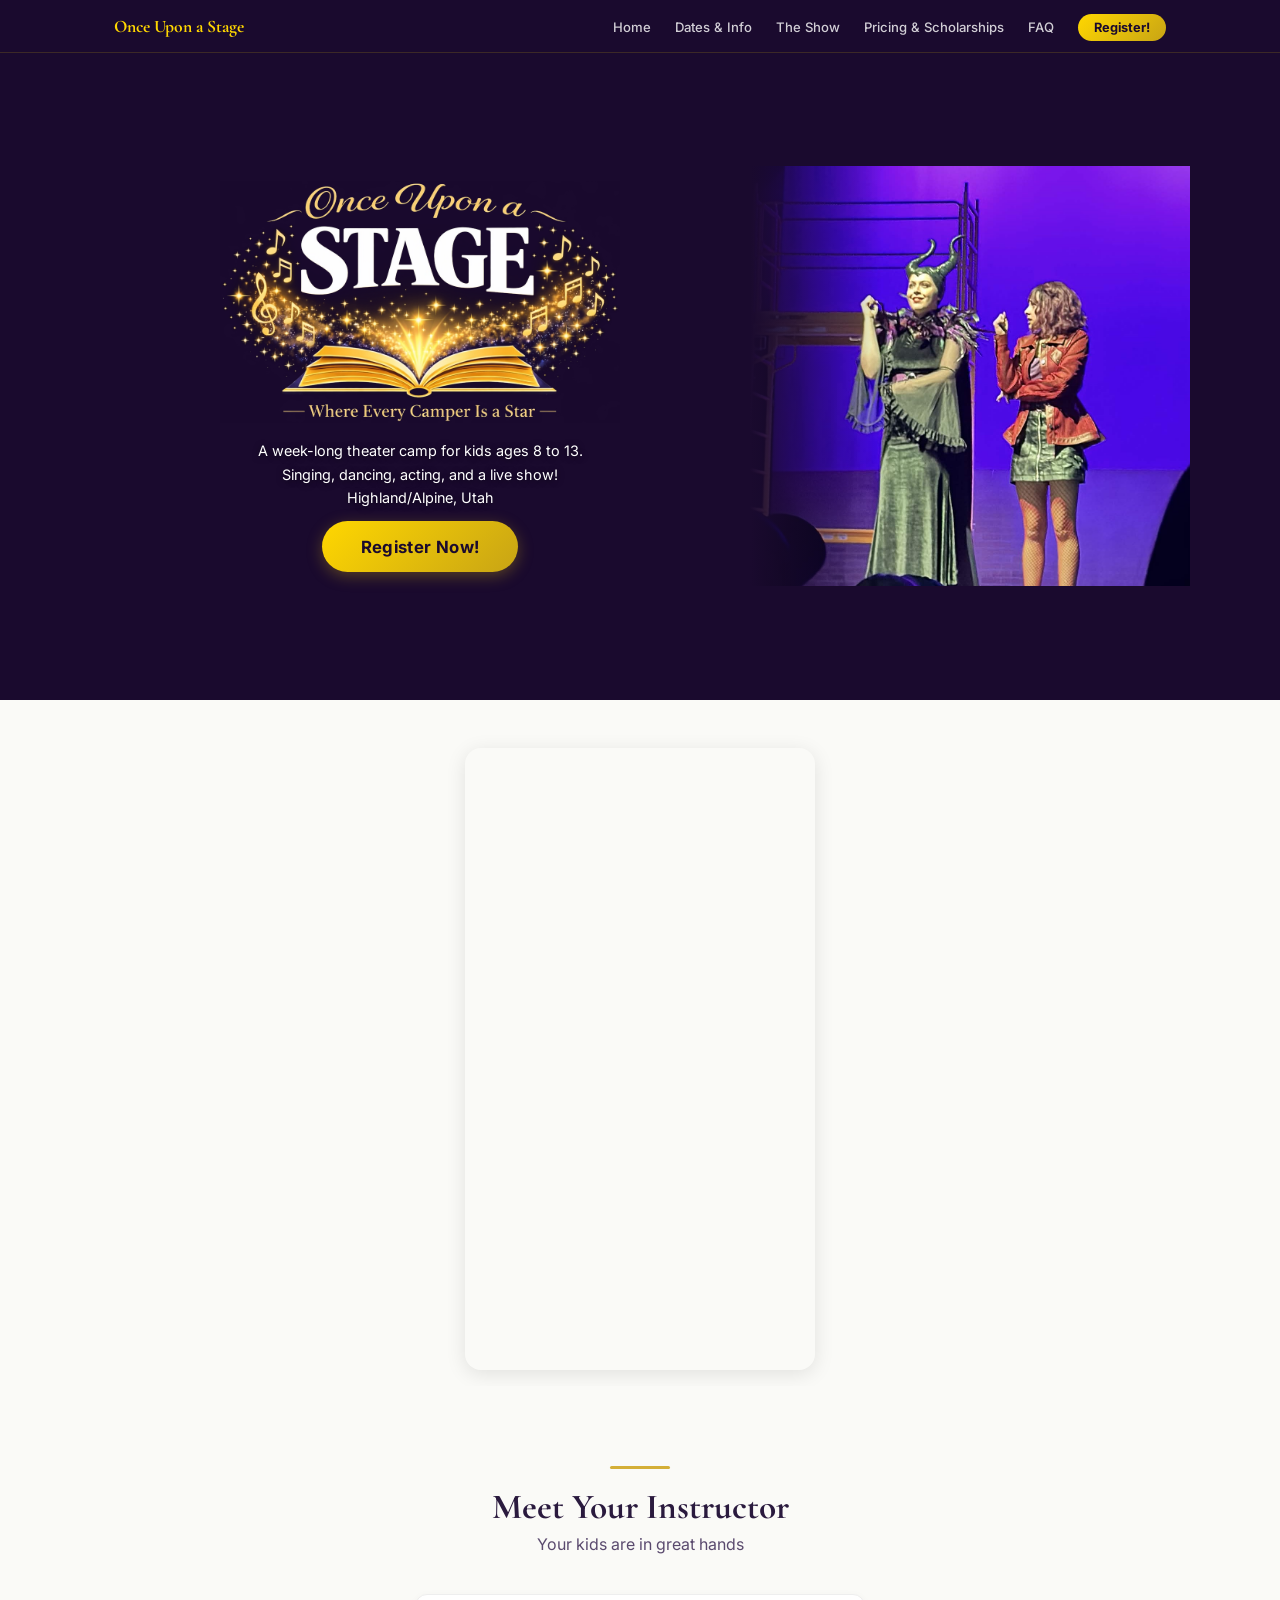
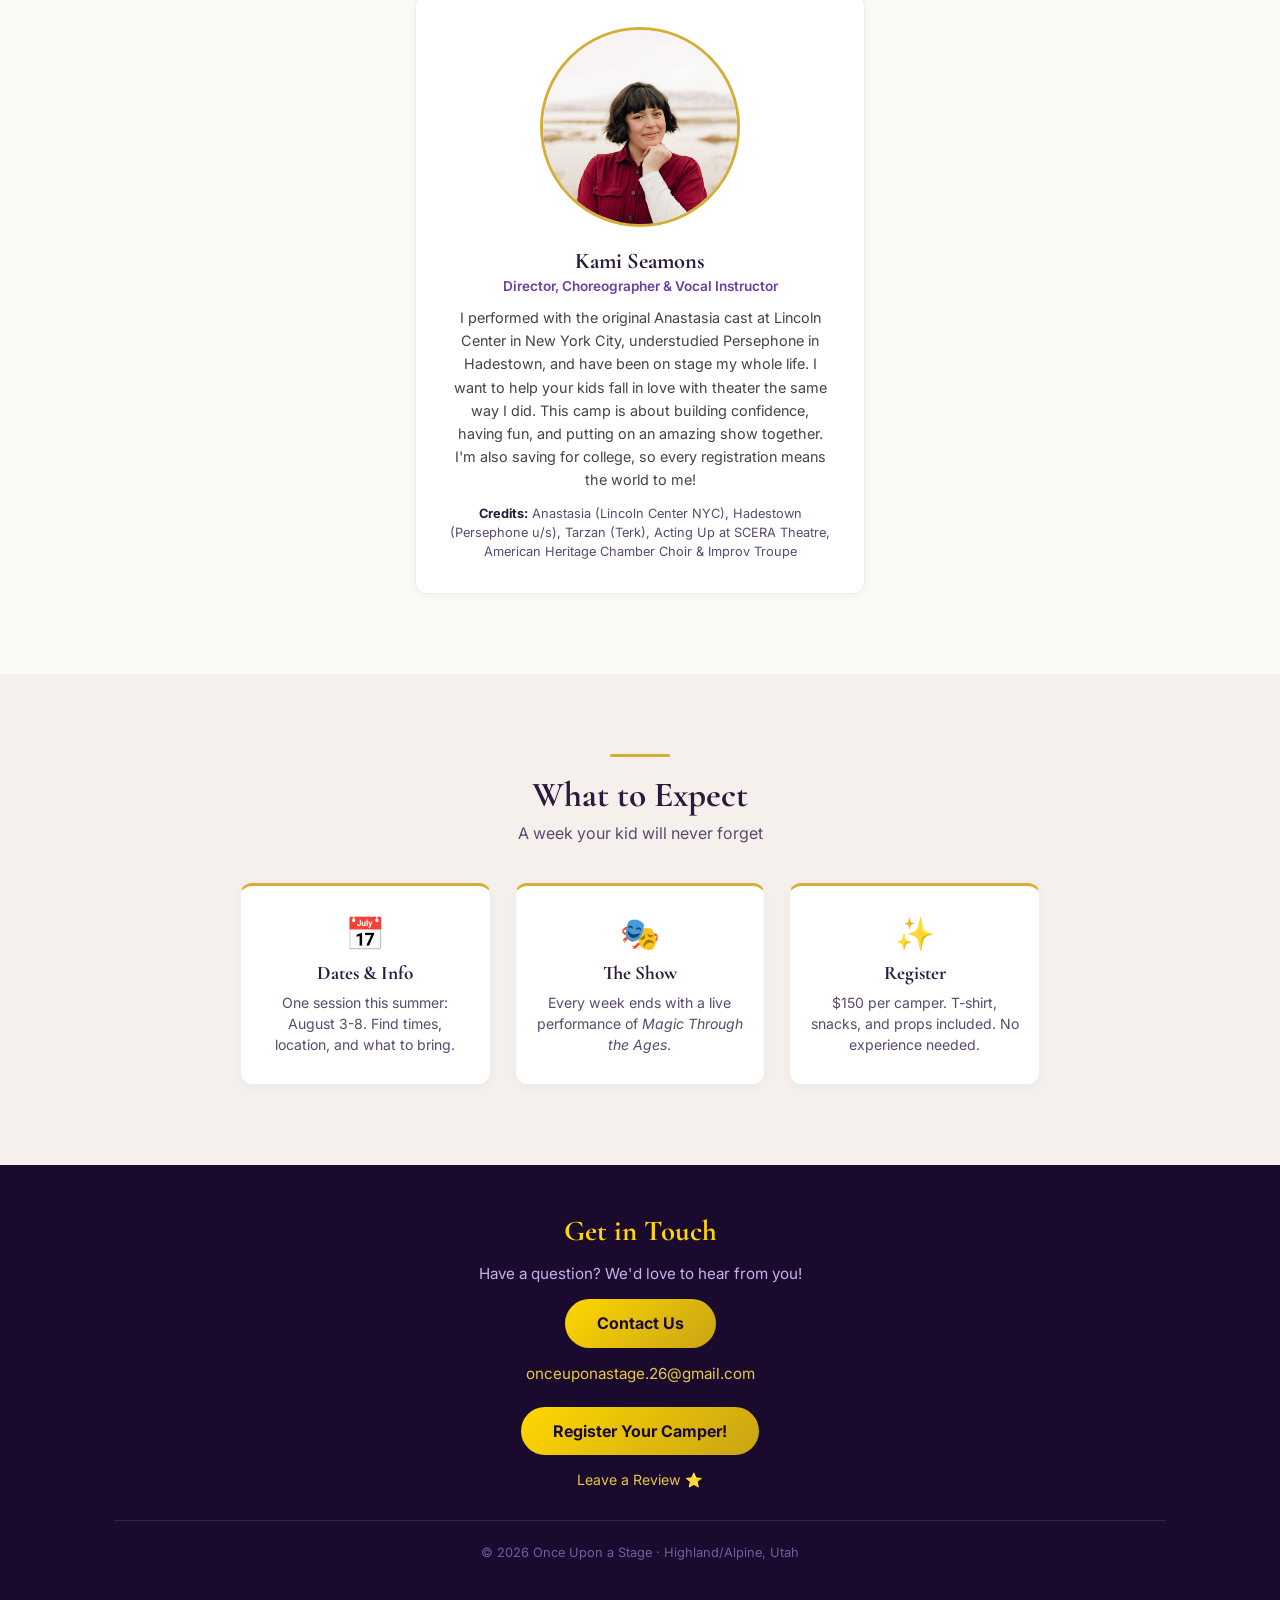
<file: index.html>
<!DOCTYPE html>
<html lang="en">
<head>
<meta charset="UTF-8">
<meta name="viewport" content="width=device-width, initial-scale=1.0">
<title>Once Upon a Stage - Theater Camp for Kids</title>
<meta name="description" content="A week-long theater camp for kids ages 8-13 in Highland/Alpine, Utah. Singing, dancing, acting, and a live performance! Summer 2026.">
<link rel="icon" type="image/x-icon" href="/favicon.ico">
<link rel="apple-touch-icon" href="/apple-touch-icon.png">
<link rel="preconnect" href="https://fonts.googleapis.com">
<link rel="preconnect" href="https://fonts.gstatic.com" crossorigin>
<link href="https://fonts.googleapis.com/css2?family=Cormorant+Garamond:ital,wght@0,400;0,600;0,700;1,400&family=Inter:wght@400;500;600;700&display=swap" rel="stylesheet">
<link rel="stylesheet" href="styles.css">
</head>
<body>

<!-- NAV -->
<nav class="nav">
  <div class="nav-inner">
    <a href="index.html" class="nav-brand">Once Upon a Stage</a>
    <button class="nav-toggle" aria-label="Menu" onclick="document.querySelector('.nav-links').classList.toggle('open')">&#9776;</button>
    <ul class="nav-links"><li class="nav-close-li" style="display:none;"><button class="nav-close" onclick="document.querySelector('.nav-links').classList.remove('open')">&times;</button></li>
      <li><a href="index.html">Home</a></li>
      <li><a href="dates.html">Dates &amp; Info</a></li>
      <li><a href="show.html">The Show</a></li>
      <li><a href="register.html">Pricing &amp; Scholarships</a></li>
            <li><a href="faq.html">FAQ</a></li>
      <li><a href="https://forms.gle/SuDH2Sbjdi7FvH9w8" target="_blank" rel="noopener" class="nav-cta">Register!</a></li>
    </ul>
  </div>
</nav>

<!-- HERO -->
<section class="hero">
  <div class="hero-inner">
    <div class="hero-content">
      <img src="logo-v2.png" alt="Once Upon a Stage - Where Every Camper Is a Star" class="hero-logo">
      <p class="hero-subtitle">A week-long theater camp for kids ages 8 to 13.<br>Singing, dancing, acting, and a live show!<br>Highland/Alpine, Utah</p>
      <a href="https://forms.gle/SuDH2Sbjdi7FvH9w8" target="_blank" rel="noopener" class="btn-primary btn-gold">Register Now!</a>
    </div>
    <div class="hero-image"></div>
  </div>
</section>

<!-- VIDEO -->
<section style="background:var(--cream);padding:3rem 0 1rem;">
  <div class="container" style="text-align:center;">
    <div style="max-width:350px;margin:0 auto;border-radius:16px;overflow:hidden;box-shadow:0 4px 20px rgba(0,0,0,0.1);">
      <iframe width="350" height="622" src="https://www.youtube.com/embed/_LMW19QkNj4" frameborder="0" allow="accelerometer; autoplay; clipboard-write; encrypted-media; gyroscope; picture-in-picture" allowfullscreen style="display:block;width:100%;aspect-ratio:9/16;height:auto;"></iframe>
    </div>
  </div>
</section>

<!-- MEET YOUR INSTRUCTORS -->
<section class="instructors-section" id="instructor">
  <div class="container">
    <hr class="section-rule">
    <h2 class="section-title">Meet Your Instructor</h2>
    <p class="section-subtitle">Your kids are in great hands</p>

    <div class="instructors-grid">
      <div class="instructor-card">
        <img src="kami.jpg" alt="Kami Seamons" class="instructor-photo">
        <h3>Kami Seamons</h3>
        <div class="headline">Director, Choreographer &amp; Vocal Instructor</div>
        <p class="bio">I performed with the original Anastasia cast at Lincoln Center in New York City, understudied Persephone in Hadestown, and have been on stage my whole life. I want to help your kids fall in love with theater the same way I did. This camp is about building confidence, having fun, and putting on an amazing show together. I'm also saving for college, so every registration means the world to me!</p>
        <p class="instructor-credits"><strong>Credits:</strong> Anastasia (Lincoln Center NYC), Hadestown (Persephone u/s), Tarzan (Terk), Acting Up at SCERA Theatre, American Heritage Chamber Choir &amp; Improv Troupe</p>
      </div>

    </div>
  </div>
</section>

<!-- OVERVIEW -->
<section class="overview-section">
  <div class="container">
    <hr class="section-rule">
    <h2 class="section-title">What to Expect</h2>
    <p class="section-subtitle">A week your kid will never forget</p>

    <div class="overview-grid">
      <a href="dates.html" class="overview-card">
        <div class="overview-icon">📅</div>
        <h3>Dates &amp; Info</h3>
        <p>One session this summer: August 3-8. Find times, location, and what to bring.</p>
      </a>
      <a href="show.html" class="overview-card">
        <div class="overview-icon">🎭</div>
        <h3>The Show</h3>
        <p>Every week ends with a live performance of <em>Magic Through the Ages</em>.</p>
      </a>
      <a href="register.html" class="overview-card">
        <div class="overview-icon">✨</div>
        <h3>Register</h3>
        <p>$150 per camper. T-shirt, snacks, and props included. No experience needed.</p>
      </a>
    </div>
  </div>
</section>

<!-- FOOTER -->
<footer class="footer">
  <div class="container">
    <h2>Get in Touch</h2>

    <p style="color:#c8b0e8;font-size:0.95rem;margin-bottom:1rem;">Have a question? We'd love to hear from you!</p>
    <a href="https://forms.gle/LcSS1Jv2EmkgkbcQ7" target="_blank" rel="noopener" style="display:inline-block;background:linear-gradient(135deg,var(--gold-glow),var(--gold));color:var(--purple-dark);font-weight:700;padding:0.9rem 2rem;border-radius:50px;text-decoration:none;font-size:1rem;margin-bottom:0.5rem;">Contact Us</a>
    <p style="margin-top:0.5rem;"><a href="mailto:onceuponastage.26@gmail.com" style="color:var(--gold-light);text-decoration:none;">onceuponastage.26@gmail.com</a></p>

    <div class="footer-cta">
      <a href="https://forms.gle/SuDH2Sbjdi7FvH9w8" target="_blank" rel="noopener">Register Your Camper!</a>
    </div>
    <p style="margin-top:1rem;font-size:0.88rem;"><a href="https://forms.gle/nU7vLeLa5uCGHQM56" target="_blank" rel="noopener" style="color:var(--gold-light);text-decoration:none;">Leave a Review ⭐</a></p>

    <div class="footer-bottom">
      &copy; 2026 Once Upon a Stage &middot; Highland/Alpine, Utah
    </div>
  </div>
</footer>

<script>
  document.querySelectorAll('.nav-links a').forEach(a => {
    a.addEventListener('click', () => {
      document.querySelector('.nav-links').classList.remove('open');
    });
  });
</script>


</body>
</html>
</file>
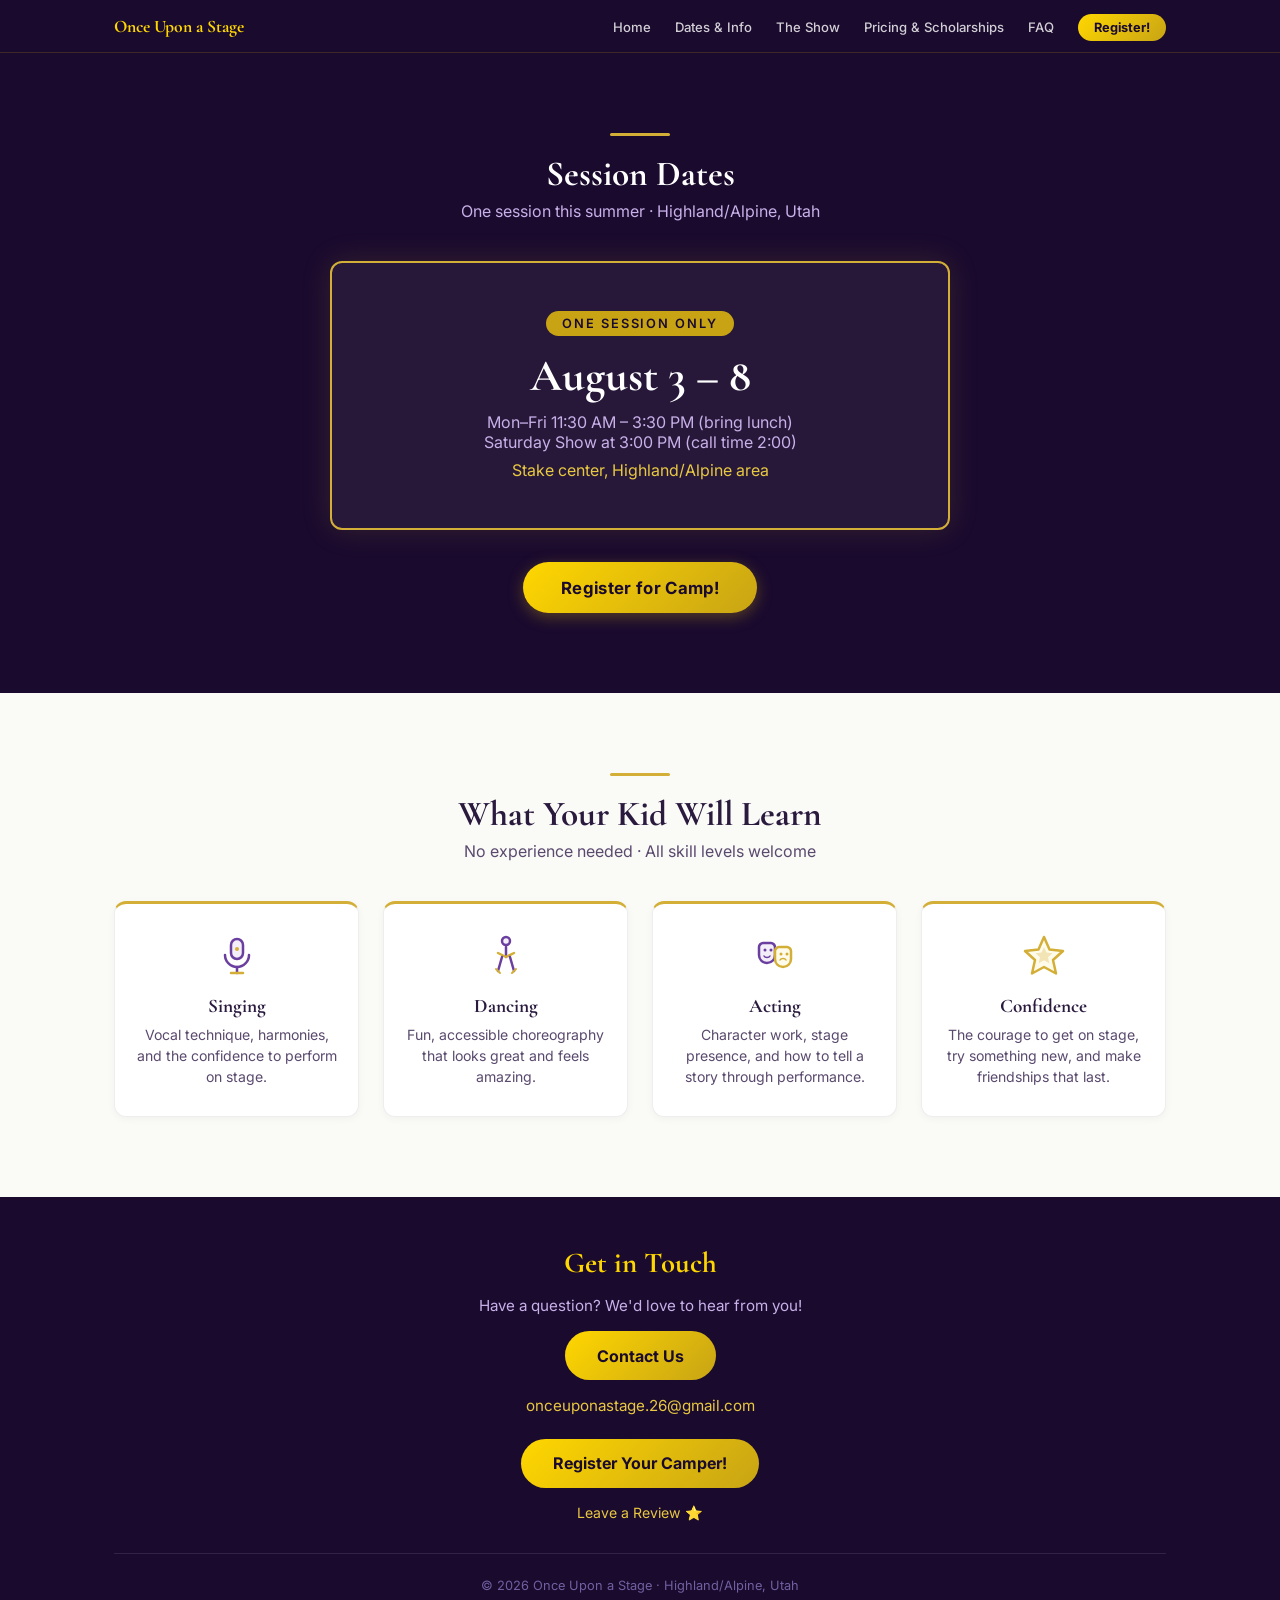
<file: dates.html>
<!DOCTYPE html>
<html lang="en">
<head>
<meta charset="UTF-8">
<meta name="viewport" content="width=device-width, initial-scale=1.0">
<title>Dates & Info - Once Upon a Stage</title>
<meta name="description" content="Session dates, times, location, and what your kid will learn at Once Upon a Stage theater camp in Highland/Alpine, Utah.">
<link rel="icon" type="image/x-icon" href="/favicon.ico">
<link rel="apple-touch-icon" href="/apple-touch-icon.png">
<link rel="preconnect" href="https://fonts.googleapis.com">
<link rel="preconnect" href="https://fonts.gstatic.com" crossorigin>
<link href="https://fonts.googleapis.com/css2?family=Cormorant+Garamond:ital,wght@0,400;0,600;0,700;1,400&family=Inter:wght@400;500;600;700&display=swap" rel="stylesheet">
<link rel="stylesheet" href="styles.css">
</head>
<body>

<!-- NAV -->
<nav class="nav">
  <div class="nav-inner">
    <a href="index.html" class="nav-brand">Once Upon a Stage</a>
    <button class="nav-toggle" aria-label="Menu" onclick="document.querySelector('.nav-links').classList.toggle('open')">&#9776;</button>
    <ul class="nav-links"><li class="nav-close-li" style="display:none;"><button class="nav-close" onclick="document.querySelector('.nav-links').classList.remove('open')">&times;</button></li>
      <li><a href="index.html">Home</a></li>
      <li><a href="dates.html">Dates &amp; Info</a></li>
      <li><a href="show.html">The Show</a></li>
      <li><a href="register.html">Pricing &amp; Scholarships</a></li>
            <li><a href="faq.html">FAQ</a></li>
      <li><a href="https://forms.gle/SuDH2Sbjdi7FvH9w8" target="_blank" rel="noopener" class="nav-cta">Register!</a></li>
    </ul>
  </div>
</nav>

<!-- SESSION DATES -->
<section class="dates-section">
  <div class="container">
    <hr class="section-rule">
    <h2 class="section-title">Session Dates</h2>
    <p class="section-subtitle">One session this summer &middot; Highland/Alpine, Utah</p>

    <div class="dates-grid" style="grid-template-columns:1fr;max-width:620px;margin-left:auto;margin-right:auto;">
      <div class="date-card single" style="text-align:center;">
        <div class="session">One Session Only</div>
        <div class="dates">August 3 &ndash; 8</div>
        <div class="day-range">Mon&ndash;Fri 11:30 AM &ndash; 3:30 PM (bring lunch)</div>
        <div class="day-range">Saturday Show at 3:00 PM (call time 2:00)</div>
        <div class="day-range" style="margin-top:0.5rem;color:var(--gold-light);">Stake center, Highland/Alpine area</div>
      </div>
    </div>

    <div class="section-cta">
      <a href="https://forms.gle/SuDH2Sbjdi7FvH9w8" target="_blank" rel="noopener" class="btn-primary btn-gold">Register for Camp!</a>
    </div>
  </div>
</section>

<!-- WHAT THEY LEARN -->
<section class="learn-section">
  <div class="container">
    <hr class="section-rule">
    <h2 class="section-title">What Your Kid Will Learn</h2>
    <p class="section-subtitle">No experience needed &middot; All skill levels welcome</p>

    <div class="learn-grid">
      <div class="learn-card">
        <div class="learn-icon"><svg viewBox="0 0 48 48" fill="none" xmlns="http://www.w3.org/2000/svg">
          <!-- Microphone -->
          <rect x="18" y="6" width="12" height="20" rx="6" stroke="#6b3fa0" stroke-width="2.5" fill="#f3eef8"/>
          <path d="M12 22a12 12 0 0 0 24 0" stroke="#6b3fa0" stroke-width="2.5" fill="none" stroke-linecap="round"/>
          <line x1="24" y1="34" x2="24" y2="40" stroke="#6b3fa0" stroke-width="2.5" stroke-linecap="round"/>
          <line x1="18" y1="40" x2="30" y2="40" stroke="#d4af37" stroke-width="2.5" stroke-linecap="round"/>
          <circle cx="24" cy="16" r="2" fill="#d4af37"/>
        </svg></div>
        <h3>Singing</h3>
        <p>Vocal technique, harmonies, and the confidence to perform on stage.</p>
      </div>
      <div class="learn-card">
        <div class="learn-icon"><svg viewBox="0 0 48 48" fill="none" xmlns="http://www.w3.org/2000/svg">
          <!-- Dancing figure -->
          <circle cx="24" cy="8" r="4" stroke="#6b3fa0" stroke-width="2.5" fill="#f3eef8"/>
          <path d="M24 14v10" stroke="#6b3fa0" stroke-width="2.5" stroke-linecap="round"/>
          <path d="M16 20l8 4 8-4" stroke="#d4af37" stroke-width="2.5" stroke-linecap="round" stroke-linejoin="round"/>
          <path d="M20 24l-4 14" stroke="#6b3fa0" stroke-width="2.5" stroke-linecap="round"/>
          <path d="M28 24l4 14" stroke="#6b3fa0" stroke-width="2.5" stroke-linecap="round"/>
          <path d="M14 36l4 4" stroke="#d4af37" stroke-width="2" stroke-linecap="round"/>
          <path d="M34 36l-4 4" stroke="#d4af37" stroke-width="2" stroke-linecap="round"/>
        </svg></div>
        <h3>Dancing</h3>
        <p>Fun, accessible choreography that looks great and feels amazing.</p>
      </div>
      <div class="learn-card">
        <div class="learn-icon"><svg viewBox="0 0 48 48" fill="none" xmlns="http://www.w3.org/2000/svg">
          <!-- Theater masks -->
          <path d="M8 14c0-2 2-4 4-4h8c2 0 4 2 4 4v8c0 4-3 8-8 8s-8-4-8-8z" stroke="#6b3fa0" stroke-width="2.5" fill="#f3eef8"/>
          <circle cx="14" cy="17" r="1.5" fill="#6b3fa0"/>
          <circle cx="20" cy="17" r="1.5" fill="#6b3fa0"/>
          <path d="M13 23c1 2 5 2 6 0" stroke="#6b3fa0" stroke-width="1.5" stroke-linecap="round"/>
          <path d="M24 18c0-2 2-4 4-4h8c2 0 4 2 4 4v8c0 4-3 8-8 8s-8-4-8-8z" stroke="#d4af37" stroke-width="2.5" fill="#fffbeb"/>
          <circle cx="30" cy="21" r="1.5" fill="#d4af37"/>
          <circle cx="36" cy="21" r="1.5" fill="#d4af37"/>
          <path d="M29 27c1-2 5-2 6 0" stroke="#d4af37" stroke-width="1.5" stroke-linecap="round"/>
        </svg></div>
        <h3>Acting</h3>
        <p>Character work, stage presence, and how to tell a story through performance.</p>
      </div>
      <div class="learn-card">
        <div class="learn-icon"><svg viewBox="0 0 48 48" fill="none" xmlns="http://www.w3.org/2000/svg">
          <!-- Star -->
          <path d="M24 4l5.5 12.5L43 18l-10 9 3 13.5L24 34l-12 6.5 3-13.5-10-9 13.5-1.5z" stroke="#d4af37" stroke-width="2.5" fill="#fffbeb" stroke-linejoin="round"/>
          <path d="M24 14l2.5 5.5 6 .7-4.5 4 1.3 6-5.3-3-5.3 3 1.3-6-4.5-4 6-.7z" fill="#d4af37" opacity="0.3"/>
        </svg></div>
        <h3>Confidence</h3>
        <p>The courage to get on stage, try something new, and make friendships that last.</p>
      </div>
    </div>

  </div>
</section>

<!-- FOOTER -->
<footer class="footer">
  <div class="container">
    <h2>Get in Touch</h2>

    <p style="color:#c8b0e8;font-size:0.95rem;margin-bottom:1rem;">Have a question? We'd love to hear from you!</p>
    <a href="https://forms.gle/LcSS1Jv2EmkgkbcQ7" target="_blank" rel="noopener" style="display:inline-block;background:linear-gradient(135deg,var(--gold-glow),var(--gold));color:var(--purple-dark);font-weight:700;padding:0.9rem 2rem;border-radius:50px;text-decoration:none;font-size:1rem;margin-bottom:0.5rem;">Contact Us</a>
    <p style="margin-top:0.5rem;"><a href="mailto:onceuponastage.26@gmail.com" style="color:var(--gold-light);text-decoration:none;">onceuponastage.26@gmail.com</a></p>

    <div class="footer-cta">
      <a href="https://forms.gle/SuDH2Sbjdi7FvH9w8" target="_blank" rel="noopener">Register Your Camper!</a>
    </div>
    <p style="margin-top:1rem;font-size:0.88rem;"><a href="https://forms.gle/nU7vLeLa5uCGHQM56" target="_blank" rel="noopener" style="color:var(--gold-light);text-decoration:none;">Leave a Review ⭐</a></p>

    <div class="footer-bottom">
      &copy; 2026 Once Upon a Stage &middot; Highland/Alpine, Utah
    </div>
  </div>
</footer>

<script>
  document.querySelectorAll('.nav-links a').forEach(a => {
    a.addEventListener('click', () => {
      document.querySelector('.nav-links').classList.remove('open');
    });
  });
</script>


</body>
</html>
</file>
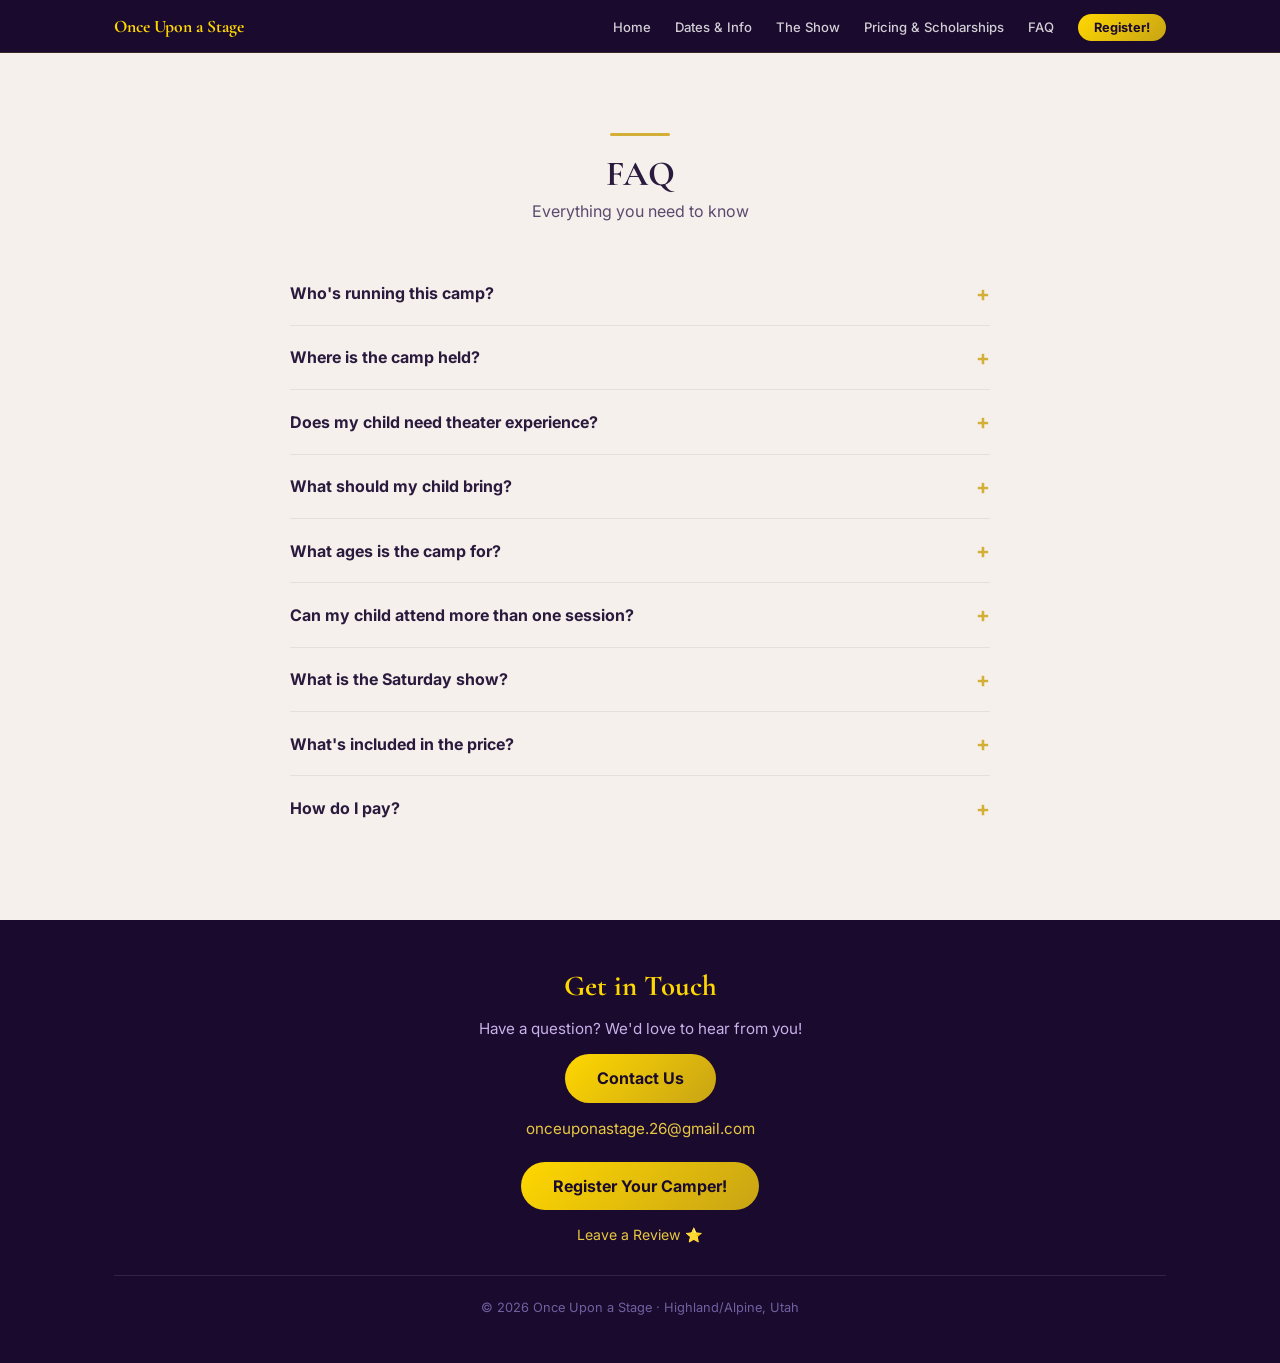
<file: faq.html>
<!DOCTYPE html>
<html lang="en">
<head>
<meta charset="UTF-8">
<meta name="viewport" content="width=device-width, initial-scale=1.0">
<title>FAQ - Once Upon a Stage</title>
<meta name="description" content="Frequently asked questions about Once Upon a Stage theater camp for kids in Highland/Alpine, Utah.">
<link rel="icon" type="image/x-icon" href="/favicon.ico">
<link rel="apple-touch-icon" href="/apple-touch-icon.png">
<link rel="preconnect" href="https://fonts.googleapis.com">
<link rel="preconnect" href="https://fonts.gstatic.com" crossorigin>
<link href="https://fonts.googleapis.com/css2?family=Cormorant+Garamond:ital,wght@0,400;0,600;0,700;1,400&family=Inter:wght@400;500;600;700&display=swap" rel="stylesheet">
<link rel="stylesheet" href="styles.css">
</head>
<body>

<!-- NAV -->
<nav class="nav">
  <div class="nav-inner">
    <a href="index.html" class="nav-brand">Once Upon a Stage</a>
    <button class="nav-toggle" aria-label="Menu" onclick="document.querySelector('.nav-links').classList.toggle('open')">&#9776;</button>
    <ul class="nav-links"><li class="nav-close-li" style="display:none;"><button class="nav-close" onclick="document.querySelector('.nav-links').classList.remove('open')">&times;</button></li>
      <li><a href="index.html">Home</a></li>
      <li><a href="dates.html">Dates &amp; Info</a></li>
      <li><a href="show.html">The Show</a></li>
      <li><a href="register.html">Pricing &amp; Scholarships</a></li>
            <li><a href="faq.html">FAQ</a></li>
      <li><a href="https://forms.gle/SuDH2Sbjdi7FvH9w8" target="_blank" rel="noopener" class="nav-cta">Register!</a></li>
    </ul>
  </div>
</nav>

<!-- FAQ -->
<section class="faq-section">
  <div class="container">
    <hr class="section-rule">
    <h2 class="section-title">FAQ</h2>
    <p class="section-subtitle">Everything you need to know</p>

    <div class="faq-list">
      <div class="faq-item">
        <div class="faq-q">Who's running this camp?</div>
        <div class="faq-a">Once Upon a Stage is run by Kami Seamons. Kami has performed at Lincoln Center NYC, understudied at Hale Centre Theatre, and has years of choir, improv, and stage experience. Your kids are learning from someone who lives and breathes theater.</div>
      </div>
      <div class="faq-item">
        <div class="faq-q">Where is the camp held?</div>
        <div class="faq-a">The camp is held at a stake center in the Highland/Alpine area of Utah. The specific address will be provided upon registration.</div>
      </div>
      <div class="faq-item">
        <div class="faq-q">Does my child need theater experience?</div>
        <div class="faq-a">Not at all! This camp is designed for all skill levels. Whether your child has never been on stage or has years of experience, they'll have a great time and learn something new.</div>
      </div>
      <div class="faq-item">
        <div class="faq-q">What should my child bring?</div>
        <div class="faq-a">A packed lunch, a water bottle, and comfortable clothes they can move in. Closed-toe shoes are recommended for dancing.</div>
      </div>
      <div class="faq-item">
        <div class="faq-q">What ages is the camp for?</div>
        <div class="faq-a">Kids ages 8 to 13. All skill levels within that age range are welcome!</div>
      </div>
      <div class="faq-item">
        <div class="faq-q">Can my child attend more than one session?</div>
        <div class="faq-a">Absolutely! Each session runs the same program, but your child is welcome to come back for another week if they loved it.</div>
      </div>
      <div class="faq-item">
        <div class="faq-q">What is the Saturday show?</div>
        <div class="faq-a">On Saturday, campers perform a live 20-minute Disney-inspired revue called "Magic Through the Ages" for family and friends at 3:00 PM (call time 2:00 PM). It's the highlight of the week. Every child has a moment to shine on stage!</div>
      </div>
      <div class="faq-item">
        <div class="faq-q">What's included in the price?</div>
        <div class="faq-a">Your $150 covers five days of instruction, a camp t-shirt, daily snacks, all music and tracks for the show, any props used in the performance, and the Saturday show for family and friends. Just bring a packed lunch, a water bottle, and comfortable clothes!</div>
      </div>
      <div class="faq-item">
        <div class="faq-q">How do I pay?</div>
        <div class="faq-a">A $30 non-refundable deposit secures your spot via Venmo. The remaining balance ($120) is due before the first day of camp. Send payments to <strong>@onceuponastage_summer</strong> on Venmo and include your child's name in the description. Sibling discount: second child from the same family is $130.</div>
      </div>
    </div>
  </div>
</section>

<!-- FOOTER -->
<footer class="footer">
  <div class="container">
    <h2>Get in Touch</h2>

    <p style="color:#c8b0e8;font-size:0.95rem;margin-bottom:1rem;">Have a question? We'd love to hear from you!</p>
    <a href="https://forms.gle/LcSS1Jv2EmkgkbcQ7" target="_blank" rel="noopener" style="display:inline-block;background:linear-gradient(135deg,var(--gold-glow),var(--gold));color:var(--purple-dark);font-weight:700;padding:0.9rem 2rem;border-radius:50px;text-decoration:none;font-size:1rem;margin-bottom:0.5rem;">Contact Us</a>
    <p style="margin-top:0.5rem;"><a href="mailto:onceuponastage.26@gmail.com" style="color:var(--gold-light);text-decoration:none;">onceuponastage.26@gmail.com</a></p>

    <div class="footer-cta">
      <a href="https://forms.gle/SuDH2Sbjdi7FvH9w8" target="_blank" rel="noopener">Register Your Camper!</a>
    </div>
    <p style="margin-top:1rem;font-size:0.88rem;"><a href="https://forms.gle/nU7vLeLa5uCGHQM56" target="_blank" rel="noopener" style="color:var(--gold-light);text-decoration:none;">Leave a Review ⭐</a></p>

    <div class="footer-bottom">
      &copy; 2026 Once Upon a Stage &middot; Highland/Alpine, Utah
    </div>
  </div>
</footer>

<script>
  document.querySelectorAll('.nav-links a').forEach(a => {
    a.addEventListener('click', () => {
      document.querySelector('.nav-links').classList.remove('open');
    });
  });

  document.querySelectorAll('.faq-q').forEach(q => {
    q.addEventListener('click', () => {
      const item = q.parentElement;
      const wasOpen = item.classList.contains('open');
      document.querySelectorAll('.faq-item').forEach(i => i.classList.remove('open'));
      if (!wasOpen) item.classList.add('open');
    });
  });
</script>


</body>
</html>
</file>
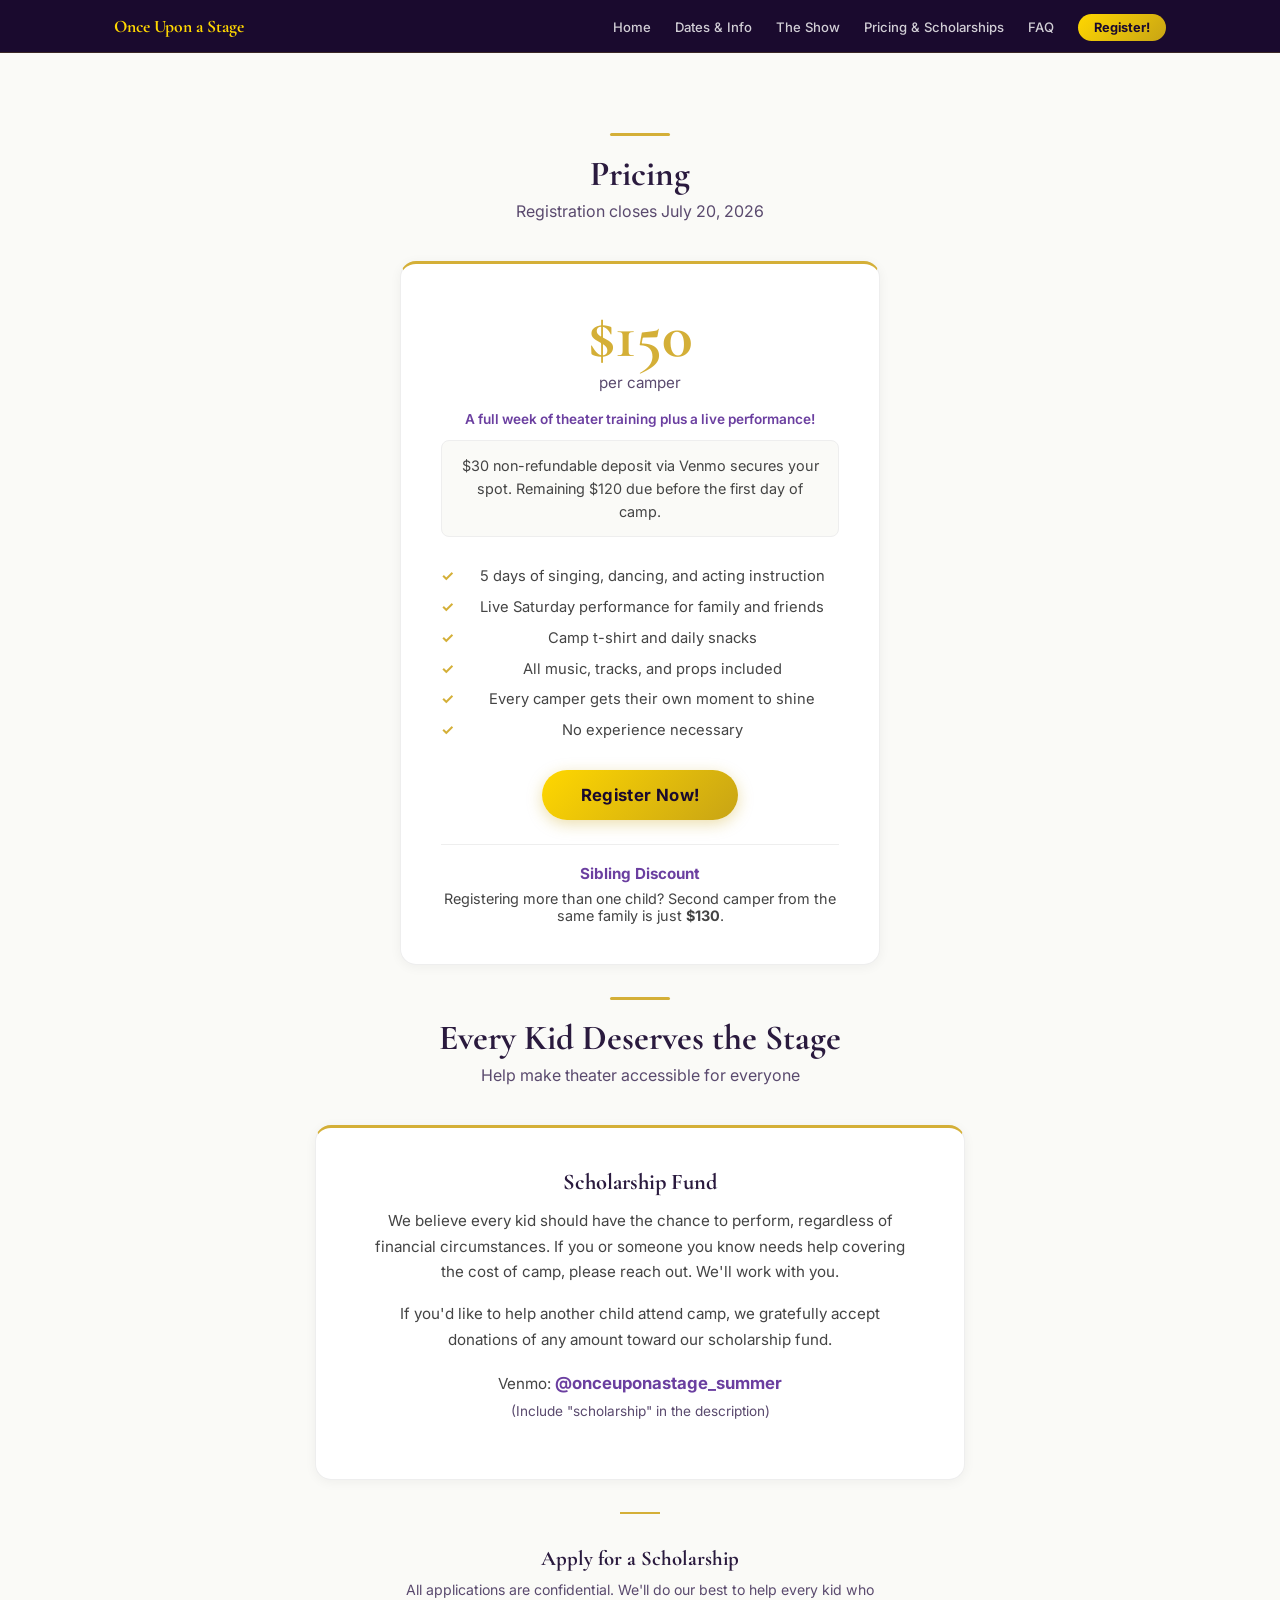
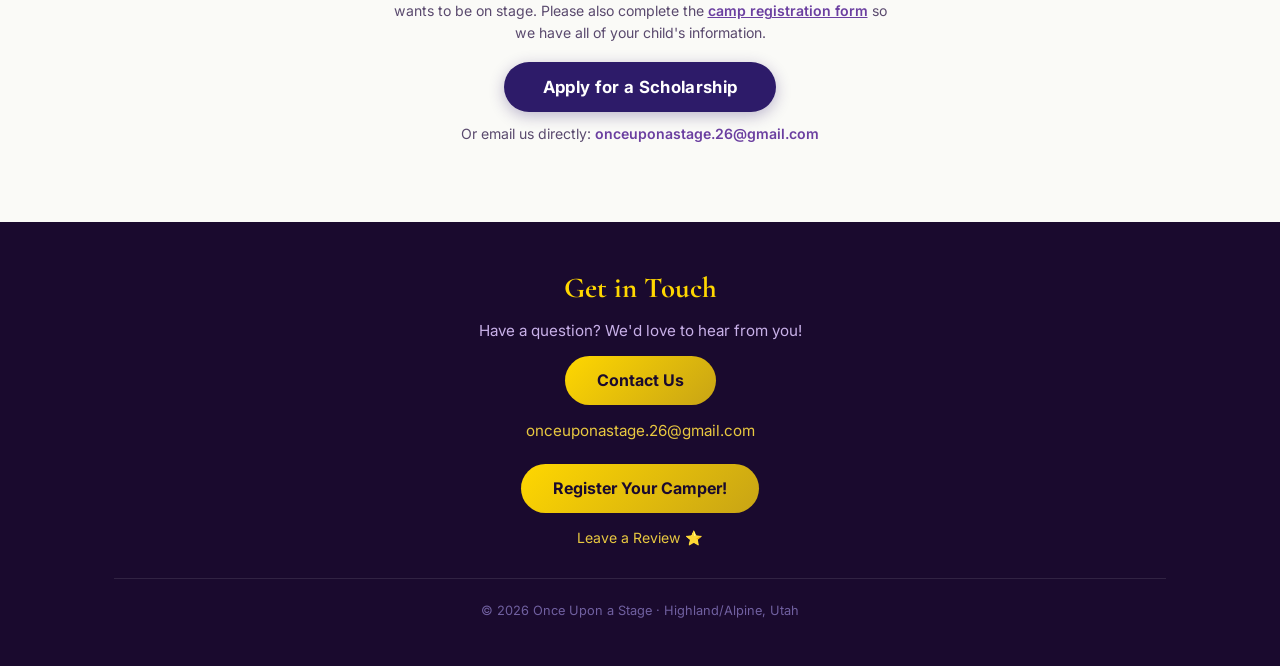
<file: register.html>
<!DOCTYPE html>
<html lang="en">
<head>
<meta charset="UTF-8">
<meta name="viewport" content="width=device-width, initial-scale=1.0">
<title>Register - Once Upon a Stage</title>
<meta name="description" content="Register your camper for Once Upon a Stage theater camp. $150 per camper, scholarships available.">
<link rel="icon" type="image/x-icon" href="/favicon.ico">
<link rel="apple-touch-icon" href="/apple-touch-icon.png">
<link rel="preconnect" href="https://fonts.googleapis.com">
<link rel="preconnect" href="https://fonts.gstatic.com" crossorigin>
<link href="https://fonts.googleapis.com/css2?family=Cormorant+Garamond:ital,wght@0,400;0,600;0,700;1,400&family=Inter:wght@400;500;600;700&display=swap" rel="stylesheet">
<link rel="stylesheet" href="styles.css">
</head>
<body>

<!-- NAV -->
<nav class="nav">
  <div class="nav-inner">
    <a href="index.html" class="nav-brand">Once Upon a Stage</a>
    <button class="nav-toggle" aria-label="Menu" onclick="document.querySelector('.nav-links').classList.toggle('open')">&#9776;</button>
    <ul class="nav-links"><li class="nav-close-li" style="display:none;"><button class="nav-close" onclick="document.querySelector('.nav-links').classList.remove('open')">&times;</button></li>
      <li><a href="index.html">Home</a></li>
      <li><a href="dates.html">Dates &amp; Info</a></li>
      <li><a href="show.html">The Show</a></li>
      <li><a href="register.html">Pricing &amp; Scholarships</a></li>
      <li><a href="faq.html">FAQ</a></li>
      <li><a href="https://forms.gle/SuDH2Sbjdi7FvH9w8" target="_blank" rel="noopener" class="nav-cta">Register!</a></li>
    </ul>
  </div>
</nav>

<!-- PRICING -->
<section class="pricing-section" style="padding-bottom:0;">
  <div class="container">
    <hr class="section-rule">
    <h2 class="section-title">Pricing</h2>
    <p class="section-subtitle">Registration closes July 20, 2026</p>

    <div class="price-box">
      <div class="price-amount">$150</div>
      <div class="price-per">per camper</div>
      <p style="font-size:0.85rem;color:var(--purple-accent);font-weight:600;margin-bottom:0.8rem;">A full week of theater training plus a live performance!</p>
      <div class="price-detail">$30 non-refundable deposit via Venmo secures your spot. Remaining $120 due before the first day of camp.</div>
      <ul class="price-includes">
        <li>5 days of singing, dancing, and acting instruction</li>
        <li>Live Saturday performance for family and friends</li>
        <li>Camp t-shirt and daily snacks</li>
        <li>All music, tracks, and props included</li>
        <li>Every camper gets their own moment to shine</li>
        <li>No experience necessary</li>
      </ul>
      <a href="https://forms.gle/SuDH2Sbjdi7FvH9w8" target="_blank" rel="noopener" class="btn-primary btn-gold">Register Now!</a>

      <div style="margin-top:1.5rem;padding-top:1.2rem;border-top:1px solid #eee;">
        <p style="font-size:0.95rem;font-weight:700;color:var(--purple-accent);margin-bottom:0.4rem;">Sibling Discount</p>
        <p style="font-size:0.9rem;color:var(--text-body);">Registering more than one child? Second camper from the same family is just <strong>$130</strong>.</p>
      </div>
    </div>
  </div>
</section>

<!-- SCHOLARSHIPS -->
<section class="scholarship-section" id="scholarships" style="padding-top:0;">
  <div class="container">
    <hr class="section-rule">
    <h2 class="section-title">Every Kid Deserves the Stage</h2>
    <p class="section-subtitle">Help make theater accessible for everyone</p>

    <div class="scholarship-box">
      <h3>Scholarship Fund</h3>
      <p>We believe every kid should have the chance to perform, regardless of financial circumstances. If you or someone you know needs help covering the cost of camp, please reach out. We'll work with you.</p>
      <p>If you'd like to help another child attend camp, we gratefully accept donations of any amount toward our scholarship fund.</p>
      <p>Venmo: <span class="venmo-handle">@onceuponastage_summer</span><br>
      <span style="font-size:0.85rem;color:var(--text-mid);">(Include "scholarship" in the description)</span></p>
    </div>

    <hr class="scholarship-divider">

    <div class="scholarship-form">
      <h3>Apply for a Scholarship</h3>
      <p class="form-note">All applications are confidential. We'll do our best to help every kid who wants to be on stage. Please also complete the <a href="https://forms.gle/SuDH2Sbjdi7FvH9w8" target="_blank" rel="noopener" style="color:var(--purple-accent);font-weight:600;">camp registration form</a> so we have all of your child's information.</p>

      <div style="text-align:center;">
        <a href="https://forms.gle/TcpYUQ3gEs8SMf3R8" target="_blank" rel="noopener" class="btn-primary btn-purple" style="display:inline-block;text-align:center;">Apply for a Scholarship</a>
      </div>
      <p style="margin-top:0.8rem;font-size:0.88rem;color:var(--text-mid);text-align:center;">Or email us directly: <a href="mailto:onceuponastage.26@gmail.com" style="color:var(--purple-accent);text-decoration:none;font-weight:600;">onceuponastage.26@gmail.com</a></p>
    </div>
  </div>
</section>

<!-- FOOTER -->
<footer class="footer">
  <div class="container">
    <h2>Get in Touch</h2>

    <p style="color:#c8b0e8;font-size:0.95rem;margin-bottom:1rem;">Have a question? We'd love to hear from you!</p>
    <a href="https://forms.gle/LcSS1Jv2EmkgkbcQ7" target="_blank" rel="noopener" style="display:inline-block;background:linear-gradient(135deg,var(--gold-glow),var(--gold));color:var(--purple-dark);font-weight:700;padding:0.9rem 2rem;border-radius:50px;text-decoration:none;font-size:1rem;margin-bottom:0.5rem;">Contact Us</a>
    <p style="margin-top:0.5rem;"><a href="mailto:onceuponastage.26@gmail.com" style="color:var(--gold-light);text-decoration:none;">onceuponastage.26@gmail.com</a></p>

    <div class="footer-cta">
      <a href="https://forms.gle/SuDH2Sbjdi7FvH9w8" target="_blank" rel="noopener">Register Your Camper!</a>
    </div>
    <p style="margin-top:1rem;font-size:0.88rem;"><a href="https://forms.gle/nU7vLeLa5uCGHQM56" target="_blank" rel="noopener" style="color:var(--gold-light);text-decoration:none;">Leave a Review ⭐</a></p>

    <div class="footer-bottom">
      &copy; 2026 Once Upon a Stage &middot; Highland/Alpine, Utah
    </div>
  </div>
</footer>

<script>
  document.querySelectorAll('.nav-links a').forEach(a => {
    a.addEventListener('click', () => {
      document.querySelector('.nav-links').classList.remove('open');
    });
  });
</script>


</body>
</html>
</file>
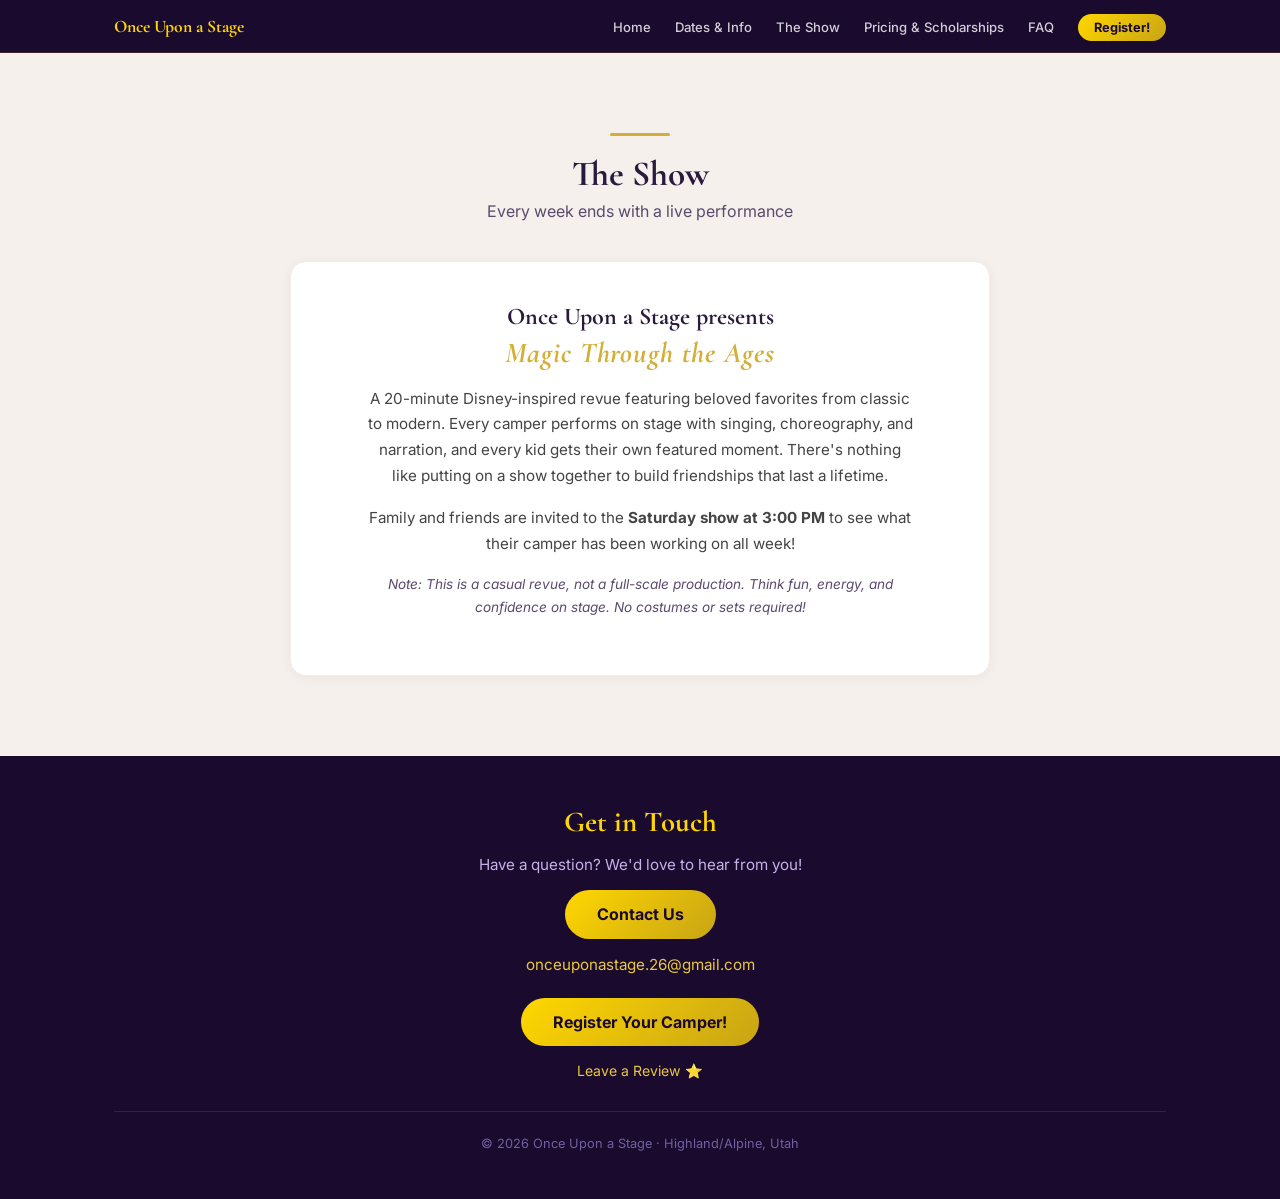
<file: show.html>
<!DOCTYPE html>
<html lang="en">
<head>
<meta charset="UTF-8">
<meta name="viewport" content="width=device-width, initial-scale=1.0">
<title>The Show - Once Upon a Stage</title>
<meta name="description" content="Magic Through the Ages — a Disney-inspired revue performed by campers at Once Upon a Stage theater camp.">
<link rel="icon" type="image/x-icon" href="/favicon.ico">
<link rel="apple-touch-icon" href="/apple-touch-icon.png">
<link rel="preconnect" href="https://fonts.googleapis.com">
<link rel="preconnect" href="https://fonts.gstatic.com" crossorigin>
<link href="https://fonts.googleapis.com/css2?family=Cormorant+Garamond:ital,wght@0,400;0,600;0,700;1,400&family=Inter:wght@400;500;600;700&display=swap" rel="stylesheet">
<link rel="stylesheet" href="styles.css">
</head>
<body>

<!-- NAV -->
<nav class="nav">
  <div class="nav-inner">
    <a href="index.html" class="nav-brand">Once Upon a Stage</a>
    <button class="nav-toggle" aria-label="Menu" onclick="document.querySelector('.nav-links').classList.toggle('open')">&#9776;</button>
    <ul class="nav-links"><li class="nav-close-li" style="display:none;"><button class="nav-close" onclick="document.querySelector('.nav-links').classList.remove('open')">&times;</button></li>
      <li><a href="index.html">Home</a></li>
      <li><a href="dates.html">Dates &amp; Info</a></li>
      <li><a href="show.html">The Show</a></li>
      <li><a href="register.html">Pricing &amp; Scholarships</a></li>
            <li><a href="faq.html">FAQ</a></li>
      <li><a href="https://forms.gle/SuDH2Sbjdi7FvH9w8" target="_blank" rel="noopener" class="nav-cta">Register!</a></li>
    </ul>
  </div>
</nav>

<!-- THE SHOW -->
<section class="show-section">
  <div class="container">
    <hr class="section-rule">
    <h2 class="section-title">The Show</h2>
    <p class="section-subtitle">Every week ends with a live performance</p>

    <div class="show-box">
      <h3>Once Upon a Stage presents</h3>
      <div class="show-name">Magic Through the Ages</div>
      <p>A 20-minute Disney-inspired revue featuring beloved favorites from classic to modern. Every camper performs on stage with singing, choreography, and narration, and every kid gets their own featured moment. There's nothing like putting on a show together to build friendships that last a lifetime.</p>
      <p>Family and friends are invited to the <strong>Saturday show at 3:00 PM</strong> to see what their camper has been working on all week!</p>
      <p style="font-size:0.85rem;color:var(--text-mid);font-style:italic;margin-top:0.5rem;">Note: This is a casual revue, not a full-scale production. Think fun, energy, and confidence on stage. No costumes or sets required!</p>

    </div>
  </div>
</section>

<!-- FOOTER -->
<footer class="footer">
  <div class="container">
    <h2>Get in Touch</h2>

    <p style="color:#c8b0e8;font-size:0.95rem;margin-bottom:1rem;">Have a question? We'd love to hear from you!</p>
    <a href="https://forms.gle/LcSS1Jv2EmkgkbcQ7" target="_blank" rel="noopener" style="display:inline-block;background:linear-gradient(135deg,var(--gold-glow),var(--gold));color:var(--purple-dark);font-weight:700;padding:0.9rem 2rem;border-radius:50px;text-decoration:none;font-size:1rem;margin-bottom:0.5rem;">Contact Us</a>
    <p style="margin-top:0.5rem;"><a href="mailto:onceuponastage.26@gmail.com" style="color:var(--gold-light);text-decoration:none;">onceuponastage.26@gmail.com</a></p>

    <div class="footer-cta">
      <a href="https://forms.gle/SuDH2Sbjdi7FvH9w8" target="_blank" rel="noopener">Register Your Camper!</a>
    </div>
    <p style="margin-top:1rem;font-size:0.88rem;"><a href="https://forms.gle/nU7vLeLa5uCGHQM56" target="_blank" rel="noopener" style="color:var(--gold-light);text-decoration:none;">Leave a Review ⭐</a></p>

    <div class="footer-bottom">
      &copy; 2026 Once Upon a Stage &middot; Highland/Alpine, Utah
    </div>
  </div>
</footer>

<script>
  document.querySelectorAll('.nav-links a').forEach(a => {
    a.addEventListener('click', () => {
      document.querySelector('.nav-links').classList.remove('open');
    });
  });
</script>


</body>
</html>
</file>
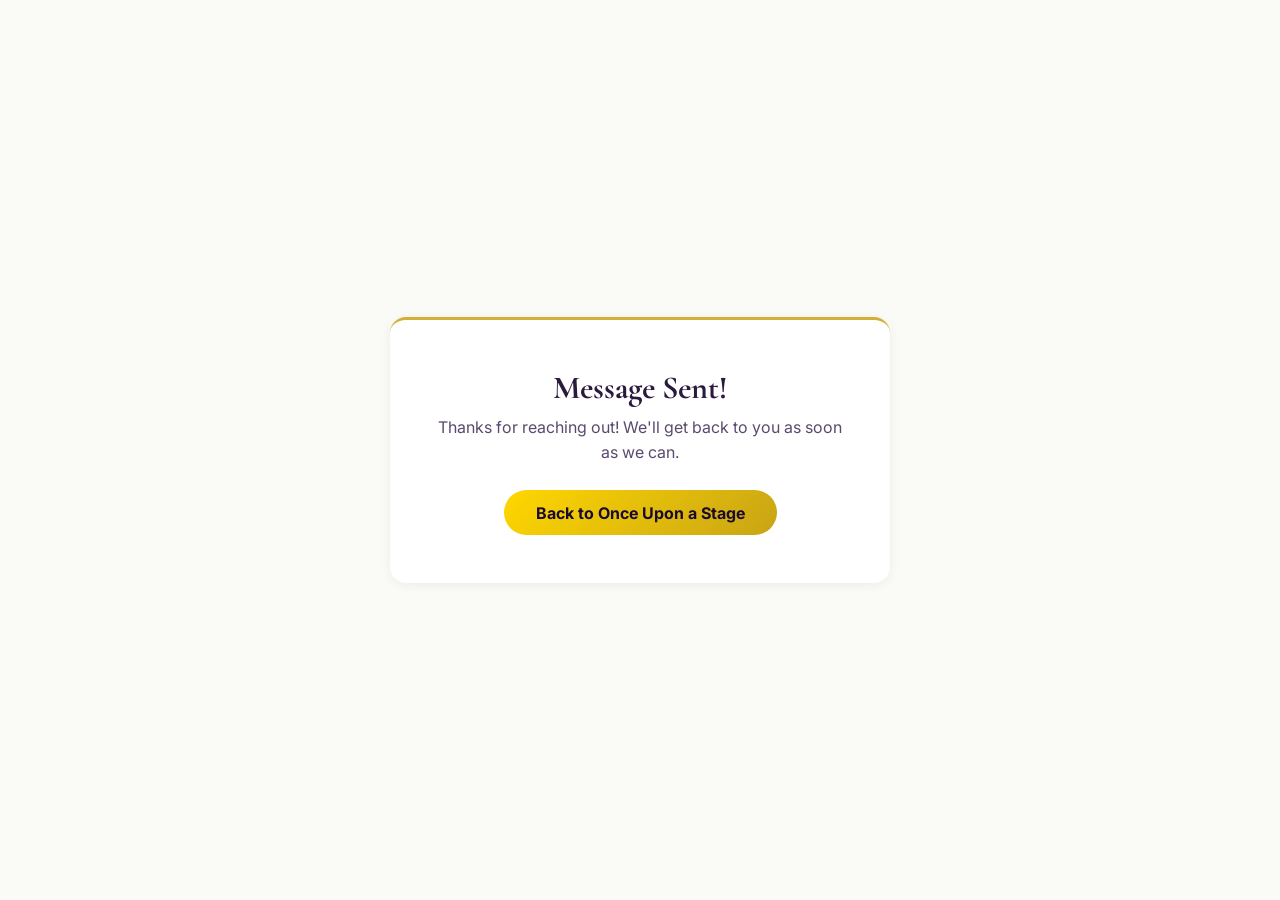
<file: success.html>
<!DOCTYPE html>
<html lang="en">
<head>
<meta charset="UTF-8">
<meta name="viewport" content="width=device-width, initial-scale=1.0">
<title>Message Sent — Once Upon a Stage</title>
<link rel="preconnect" href="https://fonts.googleapis.com">
<link rel="preconnect" href="https://fonts.gstatic.com" crossorigin>
<link href="https://fonts.googleapis.com/css2?family=Cormorant+Garamond:wght@400;700&family=Inter:wght@400;600;700&display=swap" rel="stylesheet">
<style>
  * { margin: 0; padding: 0; box-sizing: border-box; }
  body {
    font-family: 'Inter', sans-serif;
    background: #FAFAF7;
    min-height: 100vh;
    display: flex;
    align-items: center;
    justify-content: center;
    text-align: center;
    padding: 2rem;
  }
  .card {
    background: #fff;
    border-radius: 16px;
    padding: 3rem;
    max-width: 500px;
    box-shadow: 0 2px 12px rgba(0,0,0,0.06);
    border-top: 3px solid #d4af37;
  }
  h1 {
    font-family: 'Cormorant Garamond', serif;
    font-size: 2rem;
    color: #2a1a3e;
    margin-bottom: 0.5rem;
  }
  p {
    color: #5a4a6e;
    line-height: 1.6;
    margin-bottom: 1.5rem;
  }
  a {
    display: inline-block;
    background: linear-gradient(135deg, #ffd700, #c8a415);
    color: #1a0a2e;
    font-weight: 700;
    padding: 0.8rem 2rem;
    border-radius: 50px;
    text-decoration: none;
    transition: transform 0.2s;
  }
  a:hover { transform: translateY(-2px); }
</style>
</head>
<body>
<div class="card">
  <h1>Message Sent!</h1>
  <p>Thanks for reaching out! We'll get back to you as soon as we can.</p>
  <a href="/">Back to Once Upon a Stage</a>
</div>
</body>
</html>
</file>
<file: styles.css>
:root {
    --purple-dark: #1a0a2e;
    --purple-mid: #2d1b69;
    --purple-accent: #6b3fa0;
    --purple-light: #f3eef8;
    --gold: #c8a415;
    --gold-light: #e8c840;
    --gold-glow: #ffd700;
    --gold-muted: #d4af37;
    --cream: #FAFAF7;
    --cream-alt: #f5f0eb;
    --text-dark: #2a1a3e;
    --text-mid: #5a4a6e;
    --text-body: #444;
    --radius: 12px;
  }

  * { margin: 0; padding: 0; box-sizing: border-box; }
  html { scroll-behavior: smooth; }

  body {
    font-family: 'Inter', -apple-system, sans-serif;
    color: var(--text-body);
    background: var(--cream);
    overflow-x: hidden;
    display: flex;
    flex-direction: column;
    min-height: 100vh;
  }

  .footer {
    margin-top: auto;
  }

  .container {
    max-width: 1100px;
    margin: 0 auto;
    padding: 0 24px;
  }

  /* ── NAV ── */
  .nav {
    position: sticky;
    top: 0;
    z-index: 100;
    background: var(--purple-dark);
    border-bottom: 1px solid rgba(255,215,0,0.15);
  }

  .nav-inner {
    max-width: 1100px;
    margin: 0 auto;
    padding: 0 24px;
    display: flex;
    align-items: center;
    justify-content: space-between;
    height: 52px;
  }

  .nav-brand {
    font-family: 'Cormorant Garamond', serif;
    font-size: 1.1rem;
    font-weight: 700;
    color: var(--gold-glow);
    text-decoration: none;
    white-space: nowrap;
  }

  .nav-links {
    display: flex;
    gap: 1.5rem;
    align-items: center;
    list-style: none;
  }

  .nav-links a {
    color: rgba(255,255,255,0.8);
    text-decoration: none;
    font-size: 0.82rem;
    font-weight: 500;
    transition: color 0.2s;
    white-space: nowrap;
  }

  .nav-links a:hover {
    color: var(--gold-glow);
  }

  .nav-links .nav-cta {
    background: linear-gradient(135deg, var(--gold-glow), var(--gold));
    color: var(--purple-dark);
    font-weight: 700;
    padding: 0.4rem 1rem;
    border-radius: 50px;
    font-size: 0.8rem;
  }

  .nav-links .nav-cta:hover {
    color: var(--purple-dark);
  }

  .nav-toggle {
    display: none;
    background: none;
    border: none;
    color: var(--gold-glow);
    font-size: 1.4rem;
    cursor: pointer;
    padding: 0.2rem;
  }

  .nav-overlay {
    display: none;
    position: fixed;
    inset: 0;
    background: rgba(0,0,0,0.7);
    z-index: 98;
  }

  .nav-overlay.open { display: block; }

  @media (max-width: 700px) {
    .nav-toggle { display: block; }

    .nav-links {
      display: none;
      position: fixed;
      top: 0;
      left: 0;
      right: 0;
      bottom: 0;
      background: rgba(26, 10, 46, 0.85);
      backdrop-filter: blur(8px);
      -webkit-backdrop-filter: blur(8px);
      flex-direction: column;
      justify-content: center;
      align-items: center;
      gap: 1.5rem;
      z-index: 99;
      padding: 2rem;
    }

    .nav-links.open { display: flex; }

    .nav-links a {
      font-family: 'Cormorant Garamond', serif;
      font-size: 1.6rem;
      font-weight: 700;
      color: var(--gold-glow);
      letter-spacing: 0.04em;
    }

    .nav-links a:hover {
      color: #fff;
    }

    .nav-links .nav-cta {
      font-family: 'Inter', sans-serif;
      font-size: 1.1rem;
      padding: 0.8rem 2rem;
      margin-top: 0.5rem;
    }

    .nav-close-li { display: block !important; }

    .nav-close {
      position: absolute;
      top: 1rem;
      right: 1.5rem;
      background: none;
      border: none;
      color: var(--gold-glow);
      font-size: 2rem;
      cursor: pointer;
    }
  }

  /* ── HERO ── */
  .hero {
    background: var(--purple-dark);
    overflow: hidden;
  }

  .hero-inner {
    max-width: 1100px;
    margin: 0 auto;
    display: flex;
    align-items: center;
    min-height: 420px;
  }

  .hero-content {
    flex: 1;
    padding: 3rem 2rem;
    text-align: center;
  }

  .hero-image {
    flex: 0 0 40%;
    min-height: 420px;
    background: url('hero-lights.jpg') center 20%/cover no-repeat;
    position: relative;
  }

  .hero-image::before {
    content: '';
    position: absolute;
    inset: 0;
    background: linear-gradient(to right, var(--purple-dark) 0%, transparent 30%);
  }

  .hero-logo {
    max-width: 400px;
    width: 85%;
    margin-bottom: 0.8rem;
  }

  .hero-subtitle {
    font-size: 0.9rem;
    color: #fff;
    text-shadow: 0 1px 6px rgba(0,0,0,0.6);
    max-width: 420px;
    margin: 0 auto 0.8rem;
    line-height: 1.6;
  }

  .btn-primary {
    display: inline-block;
    font-size: 1.05rem;
    font-weight: 700;
    padding: 0.95rem 2.4rem;
    border-radius: 50px;
    text-decoration: none;
    transition: transform 0.2s, box-shadow 0.2s, background 0.2s;
    letter-spacing: 0.02em;
  }

  .btn-gold {
    background: linear-gradient(135deg, var(--gold-glow) 0%, var(--gold) 100%);
    color: var(--purple-dark);
    box-shadow: 0 4px 15px rgba(200,164,21,0.35);
  }

  .btn-gold:hover {
    transform: translateY(-2px);
    box-shadow: 0 6px 25px rgba(200,164,21,0.45);
    background: linear-gradient(135deg, var(--gold-light) 0%, var(--gold-glow) 100%);
  }

  .btn-purple {
    background: var(--purple-mid);
    color: #fff;
    box-shadow: 0 4px 15px rgba(45,27,105,0.3);
  }

  .btn-purple:hover {
    transform: translateY(-2px);
    box-shadow: 0 6px 25px rgba(45,27,105,0.4);
    background: var(--purple-accent);
  }

  /* ── SECTION SHARED ── */
  section { padding: 5rem 0; }

  .section-rule {
    width: 60px;
    height: 3px;
    background: var(--gold-muted);
    margin: 0 auto 1rem;
    border: none;
    border-radius: 2px;
  }

  .section-title {
    font-family: 'Cormorant Garamond', serif;
    font-size: 2.2rem;
    font-weight: 700;
    color: var(--text-dark);
    text-align: center;
    margin-bottom: 0.4rem;
  }

  .section-subtitle {
    text-align: center;
    color: var(--text-mid);
    font-size: 1rem;
    margin-bottom: 2.5rem;
  }

  .section-cta {
    text-align: center;
    margin-top: 2.5rem;
  }

  /* ── MEET YOUR INSTRUCTORS ── */
  .instructors-section { background: var(--cream); }

  .instructors-grid {
    display: grid;
    grid-template-columns: 1fr;
    gap: 2rem;
    max-width: 450px;
    margin: 0 auto;
  }

  .instructor-card {
    background: #fff;
    border-radius: var(--radius);
    padding: 2rem;
    text-align: center;
    border: 1px solid #eee;
    box-shadow: 0 2px 8px rgba(0,0,0,0.04);
  }

  .instructor-photo {
    width: 200px;
    height: 200px;
    border-radius: 50%;
    border: 3px solid var(--gold-muted);
    margin: 0 auto 1rem;
    object-fit: cover;
    object-position: center 20%;
  }

  .instructor-photo-placeholder {
    width: 120px;
    height: 120px;
    border-radius: 50%;
    border: 3px solid var(--gold-muted);
    margin: 0 auto 1rem;
    background: var(--purple-light);
    display: flex;
    align-items: center;
    justify-content: center;
    font-size: 2.5rem;
    color: var(--purple-accent);
  }

  .instructor-card h3 {
    font-family: 'Cormorant Garamond', serif;
    font-size: 1.4rem;
    font-weight: 700;
    color: var(--text-dark);
    margin-bottom: 0.2rem;
  }

  .instructor-card .headline {
    font-size: 0.85rem;
    font-weight: 600;
    color: var(--purple-accent);
    margin-bottom: 0.8rem;
  }

  .instructor-card .bio {
    font-size: 0.9rem;
    color: var(--text-body);
    line-height: 1.6;
    margin-bottom: 0.8rem;
  }

  .instructor-credits {
    font-size: 0.8rem;
    color: var(--text-mid);
    line-height: 1.5;
  }

  .instructor-credits strong { color: var(--text-dark); }

  /* ── DATES ── */
  .dates-section {
    background: var(--purple-dark);
    color: #fff;
  }

  .dates-section .section-title { color: #fff; }
  .dates-section .section-subtitle { color: #c8b0e8; }

  .dates-grid {
    display: grid;
    grid-template-columns: repeat(5, 1fr);
    gap: 0.8rem;
    max-width: 950px;
    margin: 0 auto 2rem;
  }

  .date-card {
    background: rgba(255,255,255,0.06);
    border: 1px solid rgba(255,215,0,0.15);
    border-radius: var(--radius);
    padding: 1.1rem 0.8rem;
    text-align: center;
  }

  .date-card .session {
    font-size: 0.72rem;
    font-weight: 600;
    text-transform: uppercase;
    letter-spacing: 0.1em;
    color: var(--gold-light);
    margin-bottom: 0.3rem;
  }

  .date-card .dates {
    font-family: 'Cormorant Garamond', serif;
    font-size: 1.3rem;
    font-weight: 700;
    color: #fff;
    margin-bottom: 0.2rem;
  }

  .date-card.single {
    padding: 3rem 2.5rem;
    border: 2px solid var(--gold-muted);
    box-shadow: 0 0 30px rgba(212,175,55,0.15);
  }

  .date-card.single .session {
    font-size: 0.8rem;
    margin-bottom: 0.8rem;
    background: var(--gold);
    color: var(--purple-dark);
    display: inline-block;
    padding: 0.3rem 1rem;
    border-radius: 50px;
    letter-spacing: 0.15em;
  }

  .date-card.single .dates {
    font-size: 2.8rem;
    margin-bottom: 0.6rem;
  }

  .date-card.single .day-range {
    font-size: 1rem;
  }

  .date-card .day-range {
    font-size: 0.82rem;
    color: #c8b0e8;
  }

  .spots {
    display: inline-block;
    margin-top: 0.5rem;
    font-size: 0.75rem;
    font-weight: 600;
    padding: 0.2rem 0.6rem;
    border-radius: 50px;
  }

  .spots.available {
    background: rgba(72,199,142,0.15);
    color: #48c78e;
    border: 1px solid rgba(72,199,142,0.3);
  }

  .spots.low {
    background: rgba(255,183,77,0.15);
    color: #ffb74d;
    border: 1px solid rgba(255,183,77,0.3);
  }

  .spots.full {
    background: rgba(255,99,99,0.15);
    color: #ff6363;
    border: 1px solid rgba(255,99,99,0.3);
  }

  .dates-info {
    text-align: center;
    color: #c8b0e8;
    font-size: 0.95rem;
    line-height: 1.7;
    margin-bottom: 2rem;
  }

  .dates-info strong { color: var(--gold-light); }

  .dates-section .section-cta { margin-top: 0; }

  /* ── WHAT THEY LEARN ── */
  .learn-section { background: var(--cream); }

  .learn-grid {
    display: grid;
    grid-template-columns: repeat(4, 1fr);
    gap: 1.5rem;
  }

  .learn-card {
    background: #fff;
    border-radius: var(--radius);
    padding: 1.8rem 1.2rem;
    text-align: center;
    border: 1px solid #eee;
    box-shadow: 0 2px 8px rgba(0,0,0,0.04);
    border-top: 3px solid var(--gold-muted);
  }

  .learn-icon {
    margin-bottom: 0.8rem;
    display: flex;
    justify-content: center;
  }

  .learn-icon svg {
    width: 48px;
    height: 48px;
  }

  .learn-card h3 {
    font-family: 'Cormorant Garamond', serif;
    font-size: 1.2rem;
    font-weight: 700;
    color: var(--text-dark);
    margin-bottom: 0.4rem;
  }

  .learn-card p {
    font-size: 0.88rem;
    color: var(--text-mid);
    line-height: 1.5;
  }

  /* ── THE SHOW ── */
  .show-section { background: var(--cream-alt); }

  .show-box {
    background: #fff;
    border-radius: 16px;
    padding: 2.5rem;
    text-align: center;
    box-shadow: 0 2px 12px rgba(0,0,0,0.05);
    max-width: 700px;
    margin: 0 auto;
    border: 1px solid #eee;
  }

  .show-box h3 {
    font-family: 'Cormorant Garamond', serif;
    font-size: 1.5rem;
    color: var(--text-dark);
    margin-bottom: 0.2rem;
  }

  .show-box .show-name {
    font-family: 'Cormorant Garamond', serif;
    font-style: italic;
    font-size: 1.8rem;
    font-weight: 700;
    color: var(--gold-muted);
    margin-bottom: 1rem;
    letter-spacing: 0.03em;
  }

  .show-box p {
    color: var(--text-body);
    line-height: 1.7;
    font-size: 0.95rem;
    margin-bottom: 1rem;
    max-width: 550px;
    margin-left: auto;
    margin-right: auto;
  }

  .show-songs {
    display: grid;
    grid-template-columns: repeat(3, auto);
    justify-content: center;
    gap: 0.5rem;
    margin-top: 1.2rem;
  }

  .show-songs-last-row {
    grid-column: 1 / -1;
    display: flex;
    justify-content: center;
    gap: 0.5rem;
  }

  .song-tag {
    background: var(--purple-light);
    color: var(--purple-accent);
    font-size: 0.8rem;
    font-weight: 600;
    padding: 0.4rem 0.9rem;
    border-radius: 50px;
    border: 1px solid rgba(107,63,160,0.15);
    white-space: nowrap;
  }

  /* ── PRICING ── */
  .pricing-section {
    background: var(--cream);
    text-align: center;
  }

  .price-box {
    background: #fff;
    border-radius: 16px;
    padding: 2.5rem;
    box-shadow: 0 2px 12px rgba(0,0,0,0.05);
    max-width: 480px;
    margin: 0 auto 2rem;
    border: 1px solid #eee;
    border-top: 3px solid var(--gold-muted);
  }

  .price-amount {
    font-family: 'Cormorant Garamond', serif;
    font-size: 4rem;
    font-weight: 700;
    color: var(--gold-muted);
    line-height: 1;
    margin-bottom: 0.3rem;
  }

  .price-per {
    font-size: 0.95rem;
    color: var(--text-mid);
    margin-bottom: 1.2rem;
  }

  .price-detail {
    font-size: 0.9rem;
    color: var(--text-body);
    background: var(--cream);
    padding: 0.8rem 1.2rem;
    border-radius: 8px;
    margin-bottom: 1.5rem;
    border: 1px solid #eee;
    line-height: 1.6;
  }

  .price-includes {
    text-align: center;
    list-style: none;
    margin-bottom: 1.5rem;
  }

  .price-includes li {
    font-size: 0.92rem;
    color: var(--text-body);
    padding: 0.4rem 0;
    padding-left: 1.5rem;
    position: relative;
  }

  .price-includes li::before {
    content: '\2713';
    position: absolute;
    left: 0;
    color: var(--gold-muted);
    font-weight: 700;
  }

  /* ── SCHOLARSHIPS ── */
  .scholarship-section { background: var(--cream); }

  .scholarship-box {
    background: #fff;
    border-radius: 16px;
    padding: 2.5rem;
    text-align: center;
    box-shadow: 0 2px 12px rgba(0,0,0,0.05);
    max-width: 650px;
    margin: 0 auto;
    border: 1px solid #eee;
    border-top: 3px solid var(--gold-muted);
  }

  .scholarship-box h3 {
    font-family: 'Cormorant Garamond', serif;
    font-size: 1.4rem;
    font-weight: 700;
    color: var(--text-dark);
    margin-bottom: 0.8rem;
  }

  .scholarship-box p {
    color: var(--text-body);
    line-height: 1.7;
    font-size: 0.95rem;
    margin-bottom: 1rem;
    max-width: 550px;
    margin-left: auto;
    margin-right: auto;
  }

  .scholarship-box .venmo-handle {
    font-weight: 700;
    color: var(--purple-accent);
    font-size: 1.05rem;
  }

  .scholarship-divider {
    width: 40px;
    height: 2px;
    background: var(--gold-muted);
    margin: 2rem auto;
    border: none;
  }

  .scholarship-form {
    max-width: 500px;
    margin: 0 auto;
    text-align: center;
  }

  .scholarship-form h3 {
    font-family: 'Cormorant Garamond', serif;
    font-size: 1.3rem;
    font-weight: 700;
    color: var(--text-dark);
    text-align: center;
    margin-bottom: 0.5rem;
  }

  .scholarship-form .form-note {
    text-align: center;
    font-size: 0.88rem;
    color: var(--text-mid);
    margin-bottom: 1.2rem;
    line-height: 1.5;
  }

  .scholarship-form label {
    display: block;
    font-size: 0.82rem;
    font-weight: 600;
    color: var(--text-dark);
    margin-bottom: 0.3rem;
  }

  .scholarship-form input,
  .scholarship-form select,
  .scholarship-form textarea {
    width: 100%;
    padding: 0.7rem 0.9rem;
    border: 1px solid #ddd;
    border-radius: 8px;
    background: #fff;
    color: var(--text-body);
    font-family: 'Inter', sans-serif;
    font-size: 0.92rem;
    margin-bottom: 0.8rem;
    transition: border-color 0.2s;
  }

  .scholarship-form input:focus,
  .scholarship-form select:focus,
  .scholarship-form textarea:focus {
    outline: none;
    border-color: var(--purple-accent);
  }

  .scholarship-form textarea {
    min-height: 80px;
    resize: vertical;
  }

  .scholarship-form button {
    display: inline-block;
    background: var(--purple-mid);
    color: #fff;
    font-size: 1rem;
    font-weight: 700;
    padding: 0.8rem 2rem;
    border-radius: 50px;
    border: none;
    cursor: pointer;
    transition: transform 0.2s, box-shadow 0.2s;
    box-shadow: 0 4px 15px rgba(45,27,105,0.3);
    width: 100%;
    margin-top: 0.3rem;
  }

  .scholarship-form button:hover {
    transform: translateY(-2px);
    box-shadow: 0 6px 25px rgba(45,27,105,0.4);
    background: var(--purple-accent);
  }

  .scholarship-form-fields {
    text-align: center;
    max-width: 400px;
    margin: 0 auto;
  }

  .scholarship-form-fields label {
    display: block;
    font-size: 0.82rem;
    font-weight: 600;
    color: var(--text-dark);
    margin-bottom: 0.3rem;
    text-align: center;
  }

  .scholarship-form-fields input,
  .scholarship-form-fields select,
  .scholarship-form-fields textarea {
    width: 100%;
    padding: 0.7rem 0.9rem;
    border: 1px solid #ddd;
    border-radius: 8px;
    background: #fff;
    color: var(--text-body);
    font-family: 'Inter', sans-serif;
    font-size: 0.92rem;
    margin-bottom: 0.8rem;
    text-align: center;
  }

  .scholarship-form-fields input:focus,
  .scholarship-form-fields select:focus,
  .scholarship-form-fields textarea:focus {
    outline: none;
    border-color: var(--purple-accent);
  }

  .scholarship-form-fields textarea {
    min-height: 80px;
    resize: vertical;
    text-align: left;
  }

  /* ── FAQ ── */
  .faq-section { background: var(--cream-alt); }

  .faq-list {
    max-width: 700px;
    margin: 0 auto;
  }

  .faq-item {
    border-bottom: 1px solid #e5e0d8;
    padding: 1.2rem 0;
  }

  .faq-item:last-child { border-bottom: none; }

  .faq-q {
    font-weight: 700;
    font-size: 1rem;
    color: var(--text-dark);
    cursor: pointer;
    display: flex;
    justify-content: space-between;
    align-items: center;
    user-select: none;
  }

  .faq-q::after {
    content: '+';
    font-size: 1.3rem;
    color: var(--gold-muted);
    font-weight: 700;
    transition: transform 0.2s;
    flex-shrink: 0;
    margin-left: 1rem;
  }

  .faq-item.open .faq-q::after { transform: rotate(45deg); }

  .faq-a {
    color: var(--text-body);
    line-height: 1.6;
    font-size: 0.92rem;
    max-height: 0;
    overflow: hidden;
    transition: max-height 0.3s ease, padding 0.3s ease;
  }

  .faq-item.open .faq-a {
    max-height: 300px;
    padding-top: 0.5rem;
  }

  /* ── FOOTER ── */
  .footer {
    background: var(--purple-dark);
    color: #fff;
    text-align: center;
    padding: 3rem 1.5rem;
  }

  .footer h2 {
    font-family: 'Cormorant Garamond', serif;
    font-size: 1.8rem;
    color: var(--gold-glow);
    margin-bottom: 1rem;
  }

  .footer p { color: #c8b0e8; font-size: 0.95rem; margin-bottom: 0.3rem; }
  .footer a { color: var(--gold-light); text-decoration: none; }
  .footer a:hover { text-decoration: underline; }

  .contact-form {
    max-width: 480px;
    margin: 0 auto 1.5rem;
    text-align: center;
  }

  .contact-form label {
    display: block;
    font-size: 0.82rem;
    font-weight: 600;
    color: var(--gold-light);
    margin-bottom: 0.3rem;
    letter-spacing: 0.03em;
  }

  .contact-form input,
  .contact-form textarea {
    width: 100%;
    padding: 0.7rem 0.9rem;
    border: 1px solid rgba(255,255,255,0.15);
    border-radius: 8px;
    background: rgba(255,255,255,0.08);
    color: #fff;
    font-family: 'Inter', sans-serif;
    font-size: 0.92rem;
    margin-bottom: 0.8rem;
    transition: border-color 0.2s;
  }

  .contact-form input:focus,
  .contact-form textarea:focus {
    outline: none;
    border-color: var(--gold-muted);
  }

  .contact-form input::placeholder,
  .contact-form textarea::placeholder {
    color: rgba(255,255,255,0.35);
  }

  .contact-form textarea {
    min-height: 100px;
    resize: vertical;
  }

  .contact-form button {
    display: inline-block;
    background: linear-gradient(135deg, var(--gold-glow) 0%, var(--gold) 100%);
    color: var(--purple-dark);
    font-size: 1rem;
    font-weight: 700;
    padding: 0.8rem 2rem;
    border-radius: 50px;
    border: none;
    cursor: pointer;
    transition: transform 0.2s, box-shadow 0.2s;
    box-shadow: 0 4px 15px rgba(200,164,21,0.3);
    width: 100%;
  }

  .contact-form button:hover {
    transform: translateY(-2px);
    box-shadow: 0 6px 25px rgba(200,164,21,0.4);
  }

  .footer-cta { margin-top: 1.5rem; }

  .footer-cta a {
    display: inline-block;
    background: linear-gradient(135deg, var(--gold-glow) 0%, var(--gold) 100%);
    color: var(--purple-dark);
    font-weight: 700;
    padding: 0.9rem 2rem;
    border-radius: 50px;
    text-decoration: none;
    transition: transform 0.2s;
  }

  .footer-cta a:hover { transform: translateY(-2px); }

  .footer-bottom {
    margin-top: 2rem;
    padding-top: 1.5rem;
    border-top: 1px solid rgba(255,255,255,0.1);
    font-size: 0.8rem;
    color: #7060a0;
  }

  /* ── OVERVIEW CARDS (Home page) ── */
  .overview-section { background: var(--cream-alt); }

  .overview-grid {
    display: grid;
    grid-template-columns: repeat(3, 1fr);
    gap: 1.5rem;
    max-width: 800px;
    margin: 0 auto;
  }

  .overview-card {
    background: #fff;
    border-radius: var(--radius);
    padding: 1.8rem 1.2rem;
    text-align: center;
    border: 1px solid #eee;
    box-shadow: 0 2px 8px rgba(0,0,0,0.04);
    border-top: 3px solid var(--gold-muted);
    text-decoration: none;
    color: inherit;
    transition: transform 0.2s, box-shadow 0.2s;
  }

  .overview-card:hover {
    transform: translateY(-3px);
    box-shadow: 0 6px 20px rgba(0,0,0,0.08);
  }

  .overview-card h3 {
    font-family: 'Cormorant Garamond', serif;
    font-size: 1.2rem;
    font-weight: 700;
    color: var(--text-dark);
    margin-bottom: 0.4rem;
  }

  .overview-card p {
    font-size: 0.88rem;
    color: var(--text-mid);
    line-height: 1.5;
  }

  .overview-icon {
    font-size: 2rem;
    margin-bottom: 0.5rem;
  }

  /* ── MOBILE ── */
  @media (max-width: 800px) {
    .learn-grid { grid-template-columns: 1fr 1fr; }
    .show-songs { grid-template-columns: repeat(2, auto); }
    .overview-grid { grid-template-columns: 1fr; max-width: 350px; }
  }

  @media (max-width: 700px) {
    .hero-inner { flex-direction: column-reverse; min-height: auto; }
    .hero-image { flex: none; width: 100%; height: 300px; background-position: center 25%; }
    .hero-image::before { background: linear-gradient(to top, var(--purple-dark) 0%, transparent 40%); }
    .hero-content { padding: 2rem 1rem 2.5rem; }
    section { padding: 3.5rem 0; }
    .show-box { padding: 1.5rem; }
    .price-box { padding: 1.5rem; }
  }

  @media (max-width: 520px) {
    .dates-grid { grid-template-columns: 1fr 1fr; max-width: 340px; margin-left: auto; margin-right: auto; }
    .learn-grid { grid-template-columns: 1fr; max-width: 350px; margin-left: auto; margin-right: auto; }
    .show-songs { grid-template-columns: 1fr; }
    .show-songs-last-row { flex-direction: column; align-items: center; }
  }
</file>
